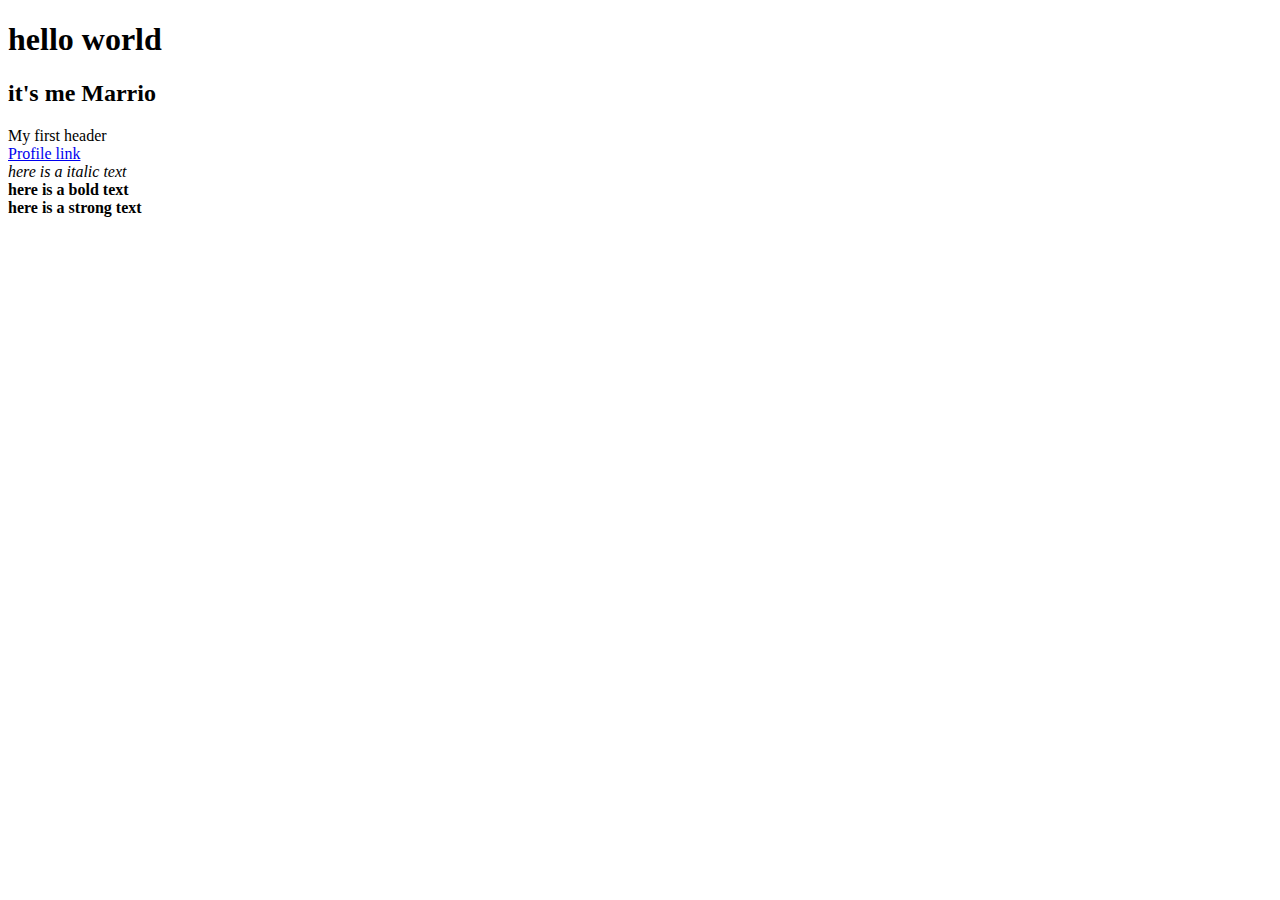
<file: chtoto.html>
<!DOCTYPE html>
<html lang="en">
<head>
    <meta charset="UTF-8">
    <meta http-equiv="X-UA-Compatible" content="IE=edge">
    <meta name="viewport" content="width=device-width, initial-scale=1.0">
    <title>Document</title>
</head>
<body>
    <h1>hello world</h1>
    <h2>it's me Marrio</h2>
    <header>My first header</header>
    <nav>
      <a href="index.html">Profile link</a>
    </nav>
    <section>
      <i>here is a italic text</i>
    </section>
    <section>
      <b>here is a bold text</b>
    </section>
    <section>
      <strong>here is a strong text</strong>
    </section>
  </body>
  
  </html>
</file>
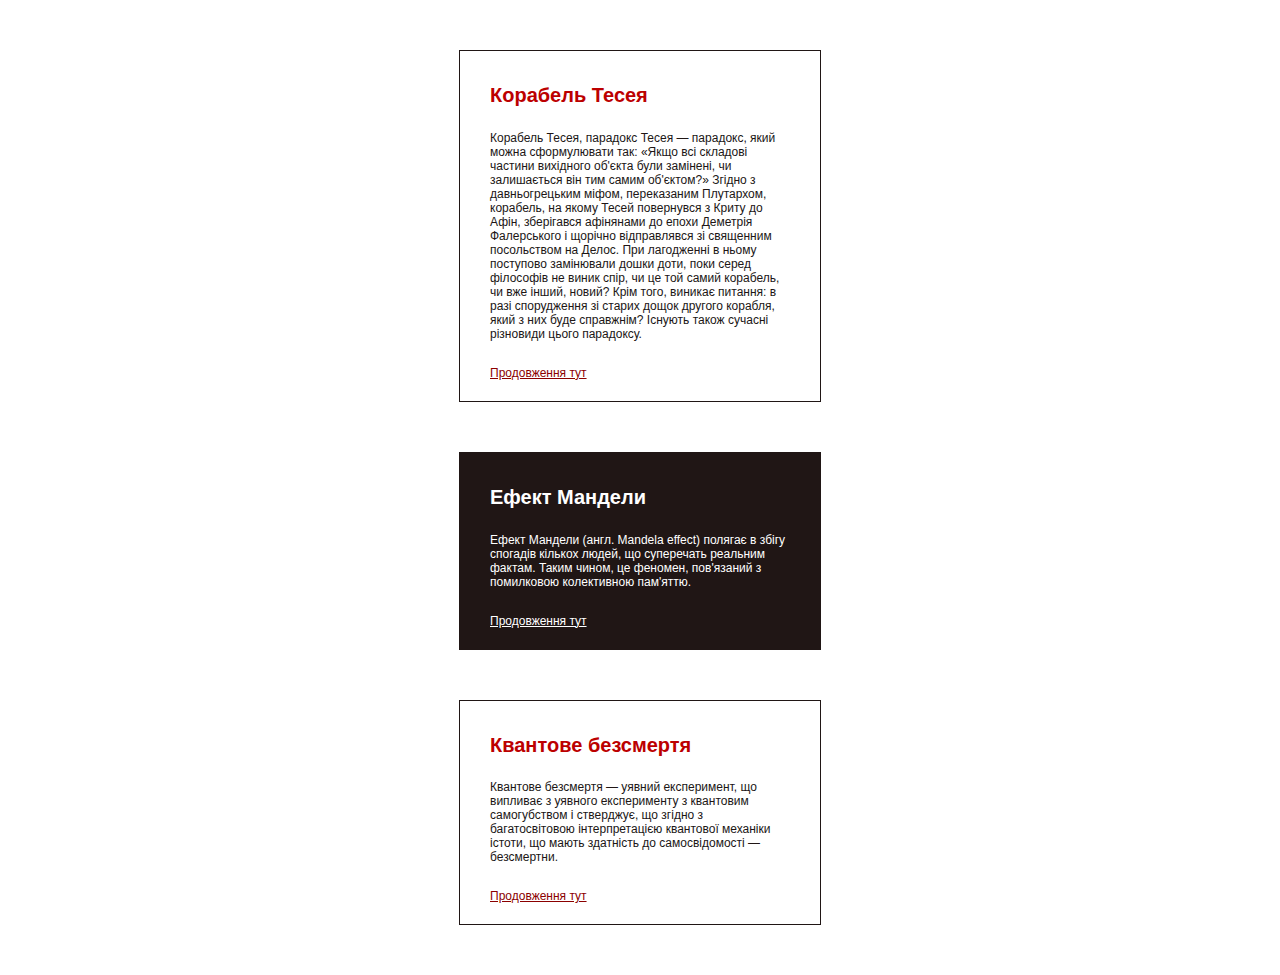
<file: DZ2/DZ2.html>
<!DOCTYPE html>
<html lang="en">
<head>
    <meta charset="UTF-8">
    <meta http-equiv="X-UA-Compatible" content="IE=edge">
    <meta name="viewport" content="width=device-width, initial-scale=1.0">
    <title>Document</title>
    <link rel="stylesheet" href="style.css">
</head>
<body>
    <div class="block-white">
        <h1>
            Корабель Тесея
        </h1>
        <p>
            Корабель Тесея, парадокс Тесея — парадокс, який можна сформулювати так: «Якщо всі складові частини вихідного об'єкта були замінені, чи залишається він тим самим об'єктом?»
Згідно з давньогрецьким міфом, переказаним Плутархом, корабель, на якому Тесей повернувся з Криту до Афін, зберігався афінянами до епохи Деметрія Фалерського і щорічно відправлявся зі священним посольством на Делос. При лагодженні в ньому поступово замінювали дошки доти, поки серед філософів не виник спір, чи це той самий корабель, чи вже інший, новий? Крім того, виникає питання: в разі спорудження зі старих дощок другого корабля, який з них буде справжнім?
Існують також сучасні різновиди цього парадоксу.
        </p>
        <a href="https://uk.wikipedia.org/wiki/%D0%9A%D0%BE%D1%80%D0%B0%D0%B1%D0%B5%D0%BB%D1%8C_%D0%A2%D0%B5%D1%81%D0%B5%D1%8F">Продовження тут</a>
    </div>
    <div class="block-black">
        <h1>
            Ефект Мандели
        </h1>
        <p>
            Ефект Мандели (англ. Mandela effect) полягає в збігу спогадів кількох людей, що суперечать реальним фактам. Таким чином, це феномен, пов'язаний з помилковою колективною пам'яттю.
        </p>
        <a href="https://uk.wikipedia.org/wiki/%D0%95%D1%84%D0%B5%D0%BA%D1%82_%D0%9C%D0%B0%D0%BD%D0%B4%D0%B5%D0%BB%D0%B8">Продовження тут</a>
    </div>
    <div class="block-white">
        <h1>
            Квантове безсмертя
        </h1>
        <p>
            Квантове безсмертя — уявний експеримент, що випливає з уявного експерименту з квантовим самогубством і стверджує, що згідно з багатосвітовою інтерпретацією квантової механіки істоти, що мають здатність до самосвідомості — безсмертни.
        </p>
        <a href="https://uk.wikipedia.org/wiki/%D0%9A%D0%B2%D0%B0%D0%BD%D1%82%D0%BE%D0%B2%D0%B5_%D0%B1%D0%B5%D0%B7%D1%81%D0%BC%D0%B5%D1%80%D1%82%D1%8F">Продовження тут</a> 
    </div>
</body>
</html>
</file>
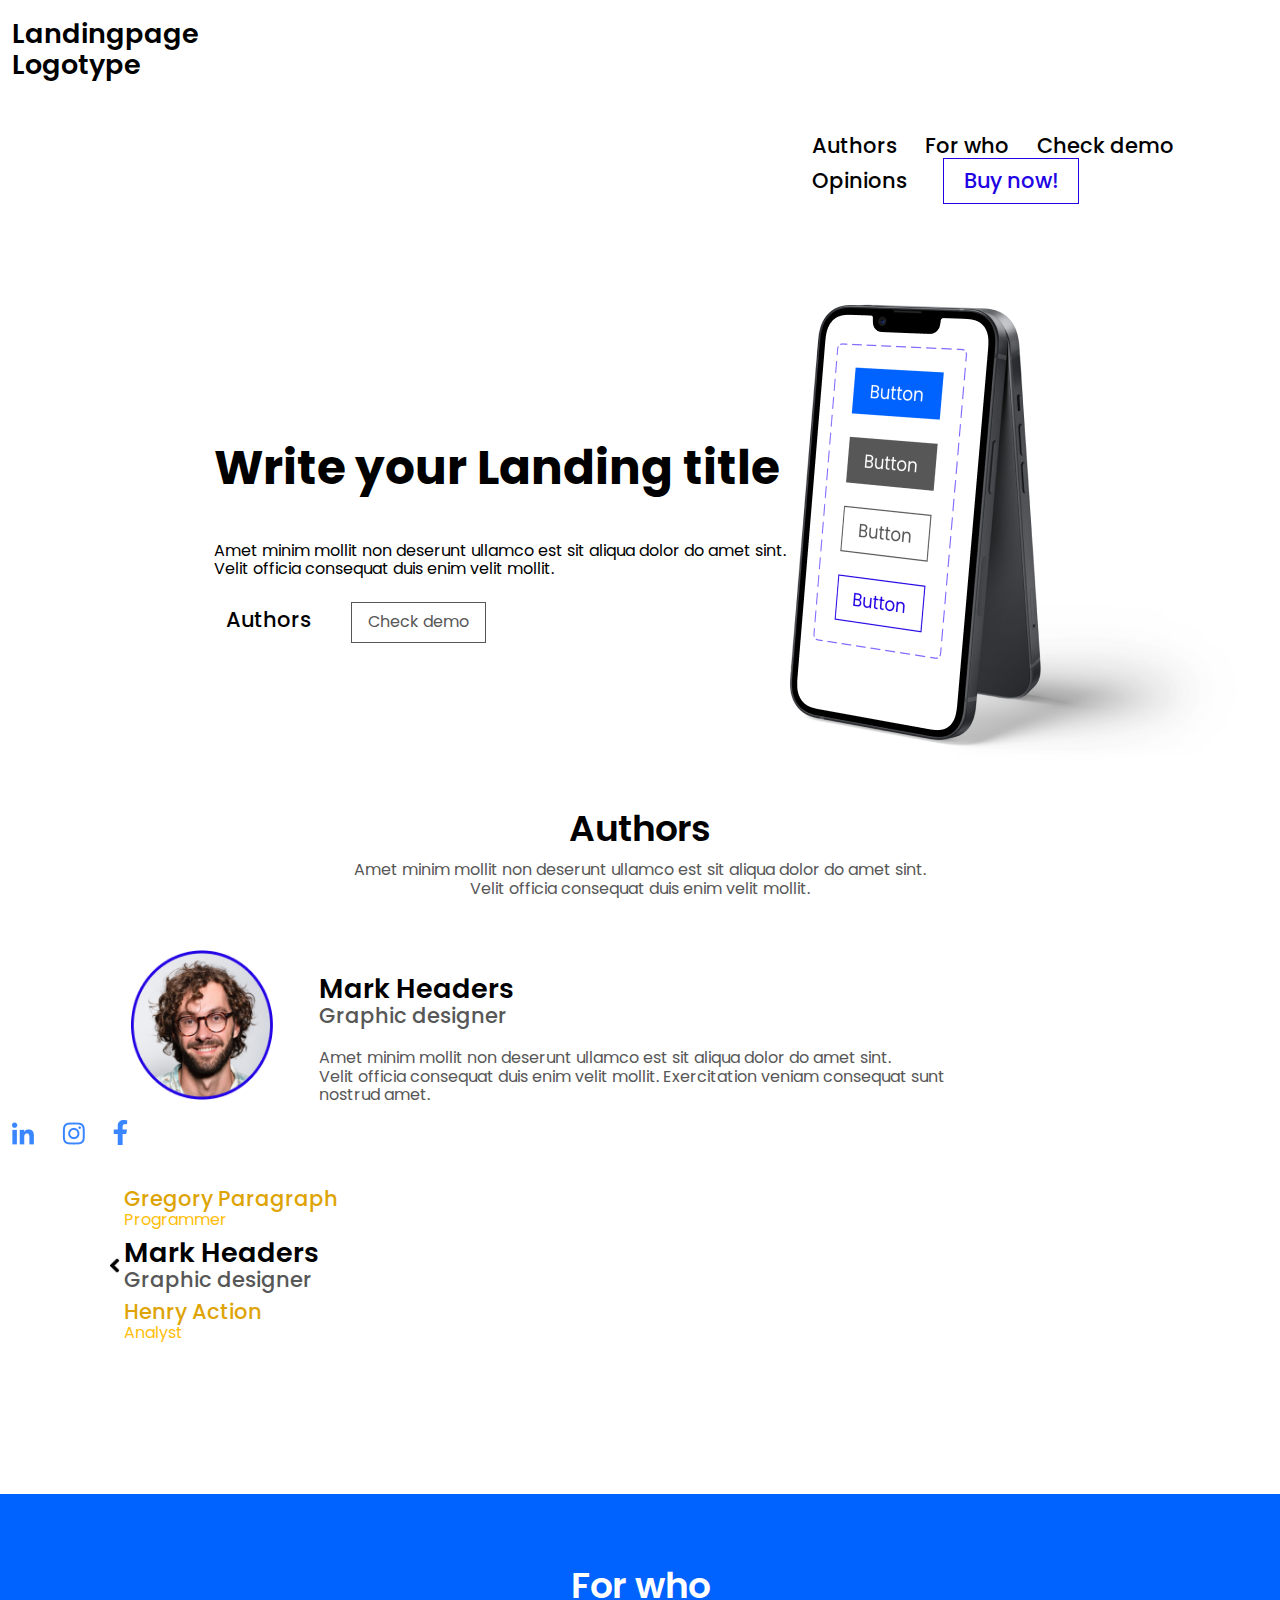
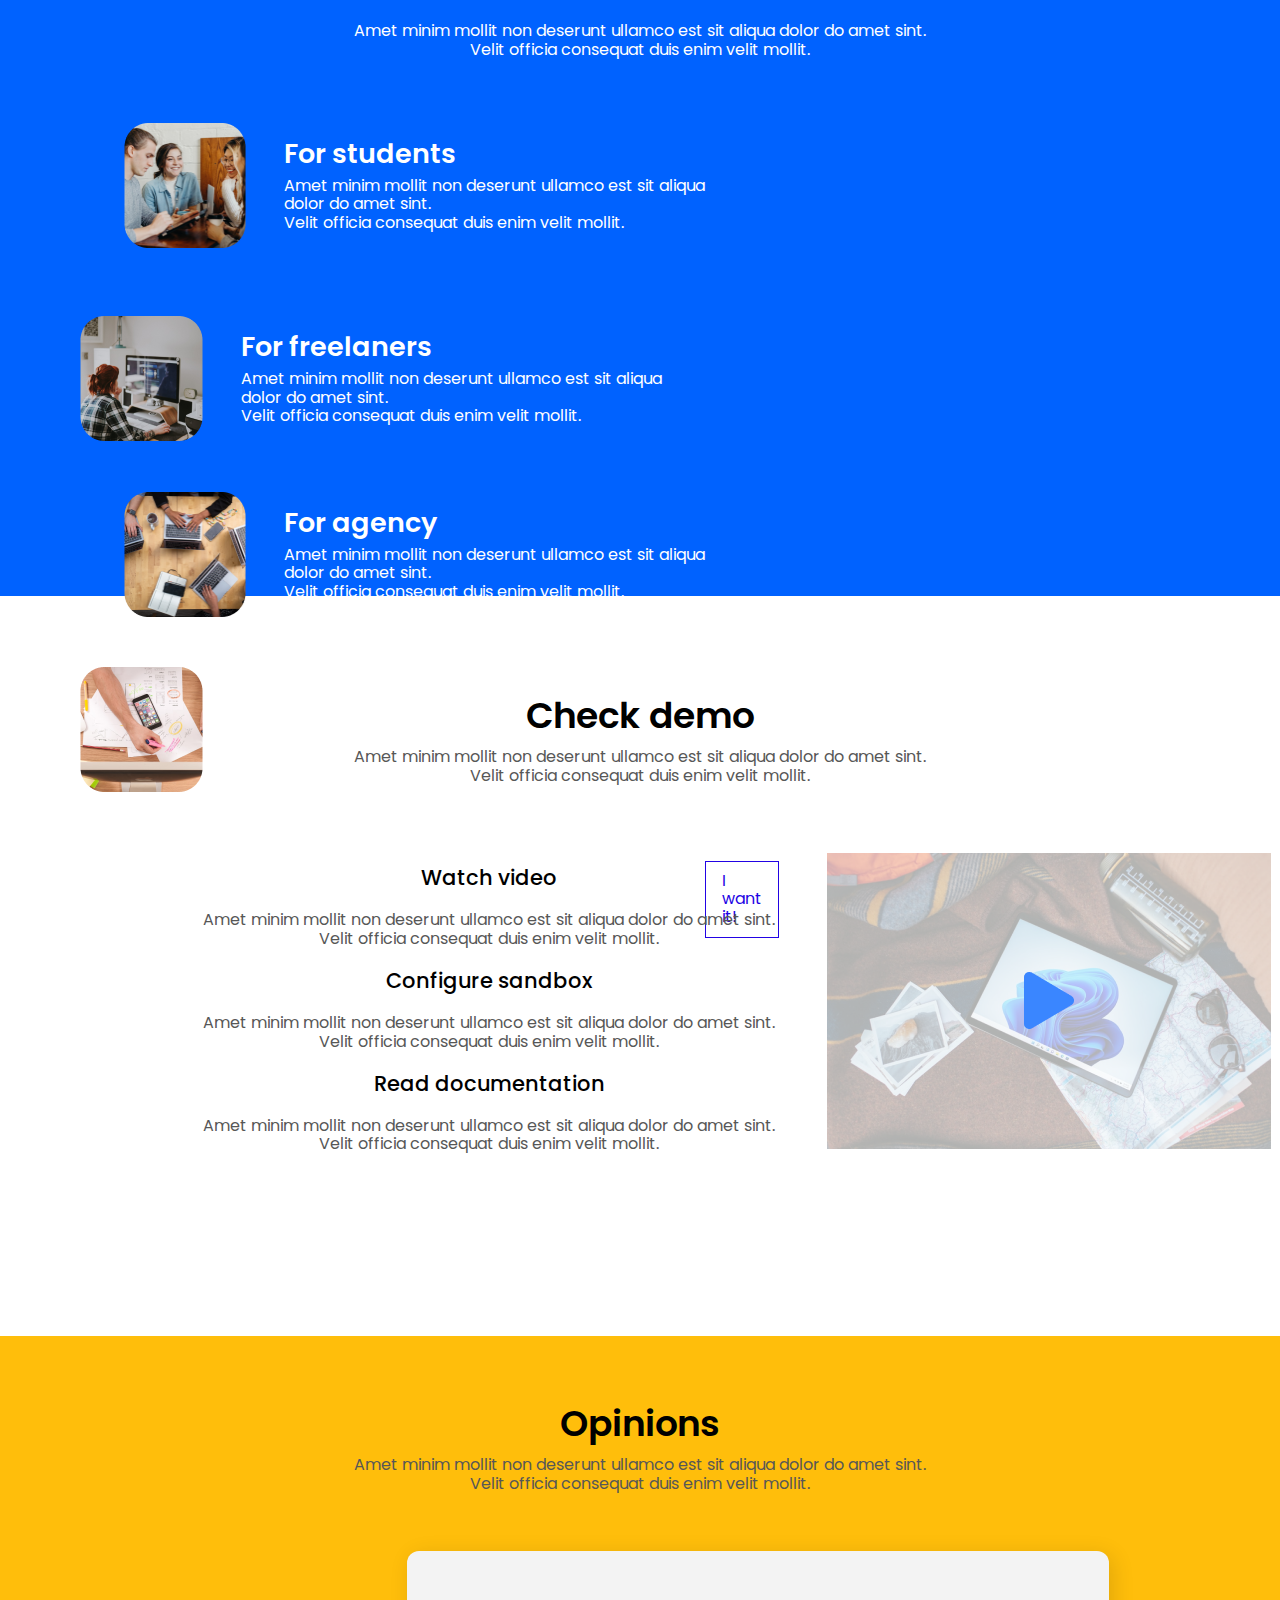
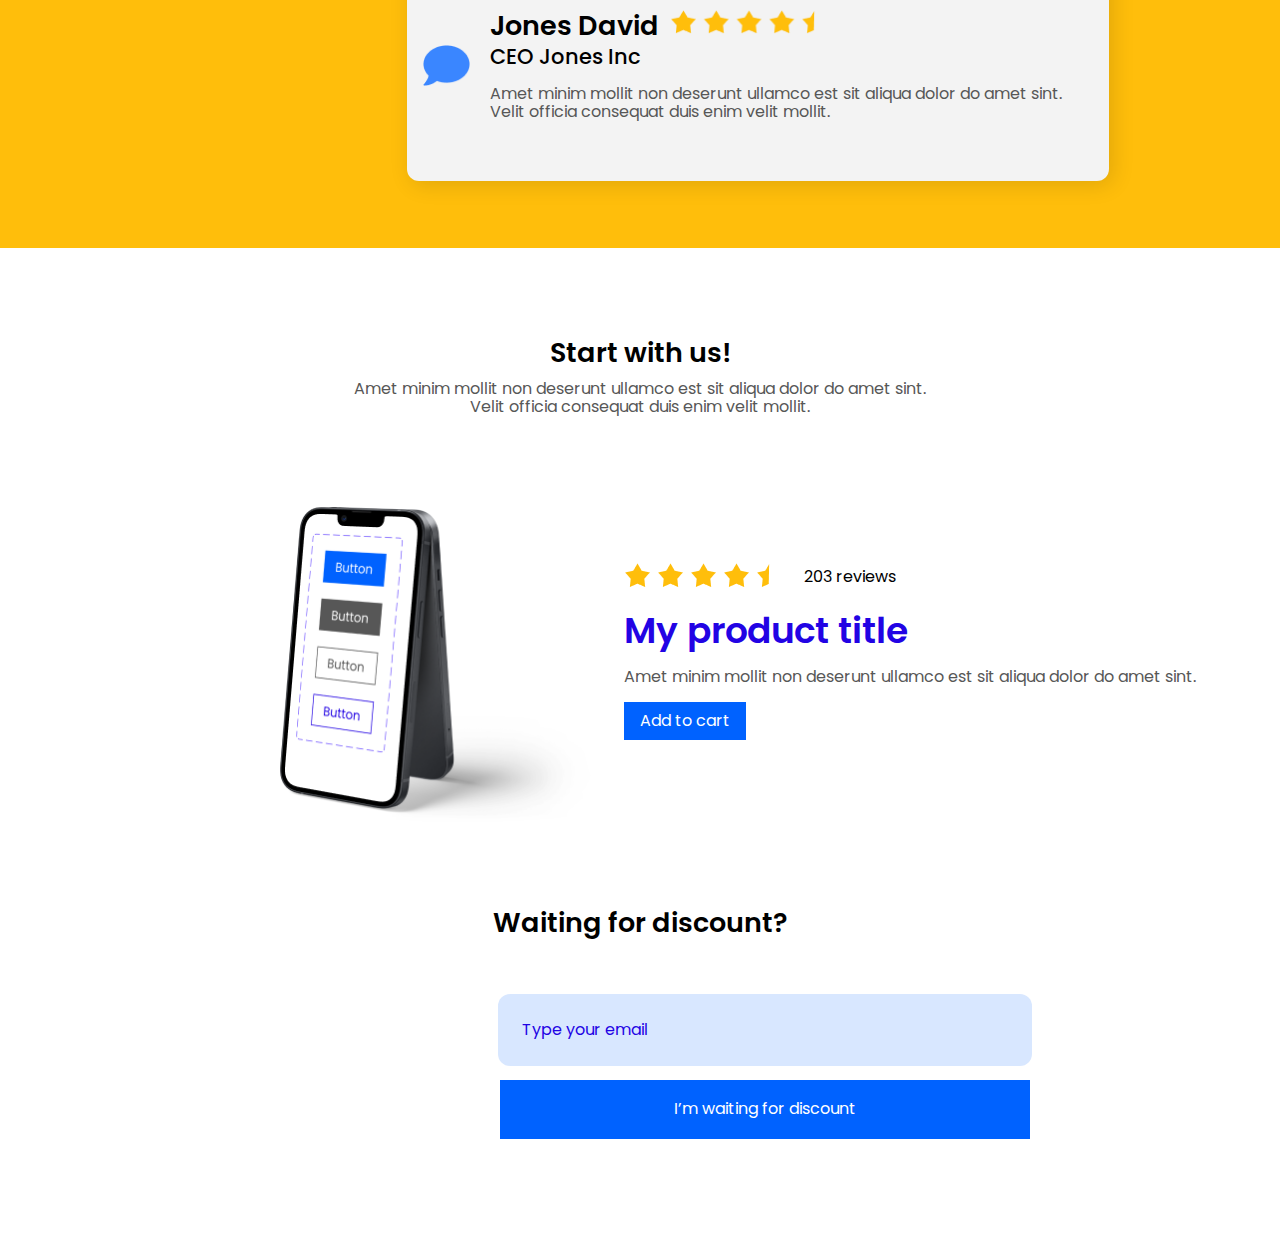
<file: DZ3/DZ3.html>
<!DOCTYPE html>
<html lang="en">
<head>
    <meta charset="UTF-8">
    <meta http-equiv="X-UA-Compatible" content="IE=edge">
    <meta name="viewport" content="width=device-width, initial-scale=1.0">
    <title>Document</title>
    <link href="https://fonts.googleapis.com/css2?family=Poppins:wght@400;500;600;700&display=swap" rel="stylesheet">
<link rel="stylesheet" href="DZ3.css">
<link rel="stylesheet" href="norm.css">
</head>
<body>
    <header>
        <h1 class="logo">
            Landingpage <br> Logotype
        </h1>
        <div class="navigation">
            <a href="#">Authors</a>
            <a href="#">For who</a>
            <a href="#">Check demo</a>
            <a href="#">Opinions</a>
            <a href="#" class="button">Buy now!</a>
        </div>
    </header>
    <section class="section1">
        <div class="block1">
            <div class="landing">
                <p class="title">Write your Landing title </p>
                <p id="text">Amet minim mollit non deserunt ullamco est sit aliqua dolor do amet sint.
                    <br>Velit officia consequat duis enim velit mollit.</p>
                    <a href="#" class="Button2">Authors</a>
                    <a href="#" class="button3">Check demo</a>
            </div>
            <img class="Photo1" src="/DZ3/img/iPhone13.png" alt="iPhone13">
        </div>
    </section>
    
    <section>
        <div>
            <p class="h_Authors">Authors</p>
            <p class="authors_text">Amet minim mollit non deserunt ullamco est sit aliqua dolor do amet sint. 
                <br>Velit officia consequat duis enim velit mollit. </p>
        </div>
        <div>
            <img class="frame11" src="/DZ3/img/Frame11.png" alt="frame11">
            <div class="description">
                <p class="name">Mark Headers</p>
                <p class ="job">Graphic designer</p>
                <p id="text1">Amet minim mollit non deserunt ullamco est sit aliqua dolor do amet sint. 
                    <br>Velit officia consequat duis enim velit mollit. Exercitation veniam consequat sunt 
                    <br>nostrud amet.</p>
            </div>
            <div class="shere">
                <a href="#"><img class="social" src="/DZ3/img/in.png" alt="linkedin"></a>
                <a href="#"><img class="social" src="/DZ3/img/insta.png" alt="instagram"></a>
                <a href="#"><img class="social" src="/DZ3/img/facebook.png" alt="facebook"></a>
            </div>
            <img class="vector" src="/DZ3/img/Vector.png" alt="vector">
            <div class="option">
                <p class="name2">Gregory Paragraph</p>
                <p class="job2">Programmer</p>
                <p id="name">Mark Headers</p>
                <p id="job">Graphic designer</p>
                <p class="name2">Henry Action</p>
                <p class="job2">Analyst</p>
            </div>
        </div>
    </section>
    <section class="section3">
        <div>
            <p class="for_who">For who</p>
            <p class="for_who_text">Amet minim mollit non deserunt ullamco est sit aliqua dolor do amet sint. 
                <br>Velit officia consequat duis enim velit mollit. </p>
        </div>

        <div class="block1">
            <img class="photo_students" src="/DZ3/img/students.png" alt="students">
            <div class="for">
                <p class="h_for"> For students</p>
                <p class="for_text">Amet minim mollit non deserunt ullamco est sit aliqua <br>dolor do amet sint. 
                    <br>Velit officia consequat duis enim velit mollit. </p>
            </div>
        </div>

        <div class="block1">
            <img class="photo_freelaners" src="/DZ3/img/freelaners.png" alt="freelaners">
            <div class="for">
                <p class="h_for">For freelaners</p>
            <p class="for_text">Amet minim mollit non deserunt ullamco est sit aliqua <br>dolor do amet sint. 
                <br>Velit officia consequat duis enim velit mollit. </p>
            </div>
        </div>

        <div class="block2">
            <img class="photo_students" src="/DZ3/img/agency.png" alt="agency">
        <div class="for">
            <p class="h_for">For agency</p>
            <p class="for_text">Amet minim mollit non deserunt ullamco est sit aliqua <br>dolor do amet sint. 
                <br>Velit officia consequat duis enim velit mollit. </p>
        </div>
        </div>

        <div class="block2">
            <img class="photo_freelaners" src="/DZ3/img/marketers.png" alt="marketers">
            <div class="for">
                <p class="h_for">For marketers</p>
            <p class="for_text">Amet minim mollit non deserunt ullamco est sit aliqua <br>dolor do amet sint. 
                <br>Velit officia consequat duis enim velit mollit. </p>
            </div>
        </div>
        <div>
            <a href="#" class="button4">I want it!</a>
        </div>
    </section>

    <section class="section4">
        <div>
            <p class="check_demo">Check demo</p>
            <p class="check_demo_text">Amet minim mollit non deserunt ullamco est sit aliqua dolor do amet sint. 
                <br>Velit officia consequat duis enim velit mollit. </p>
        </div>
        <div class="block4">
            <p class="section4_h">Watch video</p>
            <p class="section4_text">Amet minim mollit non deserunt ullamco est sit aliqua dolor do amet sint. 
                <br>Velit officia consequat duis enim velit mollit. </p>
            <p class="section4_h">Configure sandbox</p>
            <p class="section4_text">Amet minim mollit non deserunt ullamco est sit aliqua dolor do amet sint. 
                <br>Velit officia consequat duis enim velit mollit.</p>
            <p class="section4_h">Read documentation</p>
            <p class="section4_text">Amet minim mollit non deserunt ullamco est sit aliqua dolor do amet sint. 
                <br>Velit officia consequat duis enim velit mollit.</p>
        </div>
        <div class="photo_video">
            <img src="/DZ3/img/video.png" alt="video">
        </div>
    </section> 

    <section class="section5">
        <div>
            <p class="opinions">Opinions</p>
            <p class="check_demo_text">Amet minim mollit non deserunt ullamco est sit aliqua dolor do amet sint. 
                <br>Velit officia consequat duis enim velit mollit. </p>
        <div class="work_block">
            <img class="message_image" src="/DZ3/img/message.png" alt="message">
            <div class="block8"><p class="work_block_h">Jones David</p>
            <img class="stars" src="/DZ3/img/stars.png" alt="stars">
            <p class="work_block_h2">CEO Jones Inc</p>
            <p class="work_block_text">Amet minim mollit non deserunt ullamco est sit aliqua dolor do amet sint.
                <br>Velit officia consequat duis enim velit mollit. </p>
            </div>
        </div>
        </div>
    </section>
    <section class="section6">
        <div>
            <p class="start_h">Start with us!</p>
            <p class="check_demo_text">Amet minim mollit non deserunt ullamco est sit aliqua dolor do amet sint. 
                <br>Velit officia consequat duis enim velit mollit. </p>
        </div>
        <div class="block9">
            <img class="iphone14" src="/DZ3/img/iPhone14.png" alt="iphone14">
            <div class="section6_text">
                <img class="stars2" src="/DZ3/img/stars.png" alt="stars">
                <p class="reviews">203 reviews</p>
                <p class="product_h">My product title</p>
                <p class="product_text">Amet minim mollit non deserunt ullamco est sit aliqua dolor do amet sint.</p>
                <a href="#" class="button7">Add to cart</a>
                
            </div>
        </div>

        <div>
            <p class="question">Waiting for discount?</p>
            <form>
                <input type="email" id="email" placeholder="Type your email">
            </form>
            <a href="#" class="button8">I’m waiting for discount</a>
        </div>
    </section>
</body>
</html>
</file>
<file: DZ2/style.css>
h1{
    color: #bc0000;
    font-size: 20px;
    font-family: 'Roboto', sans-serif;
}
p{
    color: rgb(32, 22, 21);
    font-family: 'Roboto', sans-serif;
    font-size: 12px;
    padding-top: 10px;
    padding-bottom: 10px;
}
a{
    font-size: 12px;
    font-family: 'Roboto', sans-serif;
    color: #8b0000;
}
div{
    width: 300px;
    margin: 50px auto;
    border: 1px solid rgb(32, 22, 21);
    padding: 20px 30px;
}
.block-black {
    background-color:rgb(32, 22, 21);
}
.block-black *{
    color: white;
}
</file>
<file: DZ3/DZ3.css>
.logo {
    width: 5px;
    margin-left: 12px;
    font-size: 27px;
    font-family: 'Poppins';
    font-style: normal;
    font-weight: 600;
    display: inline-block; 
}  

.navigation {
    display: inline-block;
    margin-left: 800px;
    margin-top: 35.5px;
    margin-bottom: 35.5px;
    margin-right: 12px;
} 

a {
    color: black;
    text-decoration: none;
    font-family: 'Poppins';
    font-style: normal;
    font-weight: 500;
    font-size: 21px;
    flex-direction: row;
    align-items: center;
    padding: 0px;
    gap: 32px;
    margin: 0 12px;
    display: inline-block; 
}

.button {
    border: 1px solid #2203E4;
    font-size: 21px;
    color: #2203E4;
    padding: 10px 20px;
    margin-right: 12px;
    margin-left: 20px;
}

.block1 {
    display: inline-block; 
    vertical-align: top;
}

.landing {
    display: inline-block; 
    padding-top: 90px;
    padding-bottom: 0px;
    padding-left: 10px; 
    vertical-align: top;
    margin-left: 204px;
}
.photo1 {
    display: inline-block;
    width: 470.54px;
    height: 462.38px;
    margin-left: 90px;
    vertical-align: top;
    margin-bottom: 132px;
}  

.photo1 {
    display: inline-block;
    width: 470.54px;
    height: 462.38px;
    margin-left: 95px;
} 
.title {
    font-family: 'Poppins';
    font-style: normal;
    font-weight: 700;
    font-size: 47px;
    color:black;
} 

#text {
    font-family: 'Poppins';
    font-style: normal;
    font-weight: 400;
    font-size: 16px;
    color: black;
    margin: 0; 
}

.button2 {
    color: white;
    background-color: #0062FF;
    border: 1px solid #0062FF;
    padding: 10px 16px;
    font-family: 'Poppins';
    font-style: normal;
    font-weight: 400;
    font-size: 16px;
    margin: 24px 0;
}

.button3 {
    border: 1px solid #575757;
    font-family: 'Poppins';
    font-style: normal;
    font-weight: 400;
    font-size: 16px;
    color: #575757;
    margin: 24px 24px;
    padding: 10px 16px;
}

.h_Authors {
    font-family: 'Poppins';
    font-style: normal;
    font-weight: 600;
    font-size: 36px;
    color:black;
    text-align: center;
    margin-bottom: 0px;
}

.authors_text {
    font-family: 'Poppins';
    font-style: normal;
    font-weight: 400;
    font-size: 16px;
    color: #575757;
    text-align: center;
    margin-top: 12px;
}

.frame11 {
    margin-left: 131px;
    margin-top: 36px;
    display: inline-block;
    width: 150px;
    height: 150px;
}

.description {
    display: inline-block;
    margin-top: 0;
}

.name {
    font-family: 'Poppins';
    font-style: normal;
    font-weight: 600;
    font-size: 27px;
    color: #000000;
    margin-bottom: 0px;
    margin-left: 34px;
}

.job {
    font-family: 'Poppins';
    font-style: normal;
    font-weight: 500;
    font-size: 21px;
    color: #575757;
    margin-top: 0px;
    margin-left: 34px;
}

#text1 {
    margin-left: 34px;
    font-family: 'Poppins';
    font-style: normal;
    font-weight: 400;
    font-size: 16px;
    color: #575757;
}

.option {
    display: inline-block;
    margin-top: 36px;
    /* margin-left: 112px; */
}

.name2 {
    font-family: 'Poppins';
    font-style: normal;
    font-weight: 500;
    font-size: 21px;
    color: #DEA405;
    margin-bottom: 0;
    margin-top: 0px;
}

.job2 {
    margin-top: 0;
    font-family: 'Poppins';
    font-style: normal;
    font-weight: 400;
    font-size: 16px;
    color: #FFBE0B;
    margin-bottom: 8px;
}

#name {
    font-family: 'Poppins';
    font-style: normal;
    font-weight: 600;
    font-size: 27px;
    color: #000000;
    margin-bottom: 0;
    margin-top: 0px;
}

#job {
    margin-top: 0;
    font-family: 'Poppins';
    font-style: normal;
    font-weight: 500;
    font-size: 21px;
    color: #575757;
    margin-bottom: 8px;
}

.vector {
    display: inline-block;
    width: 10.09px;
    height: 15.63px;
    margin-left: 110px;
    margin-bottom: 65px;
} 

 .share {
    margin-left: 24px;
}

.section3 {
    background-color: #0062FF;
    width: 100%;
    height: 702px;
    margin-top: 143px;
}

.for_who {
    font-family: 'Poppins';
    font-style: normal;
    font-weight: 600;
    font-size: 36px;
    color: #FFFFFF;
    padding-top: 71px;
    text-align: center;
    margin-bottom: 0;
   
}

.for_who_text {
    font-family: 'Poppins';
    font-style: normal;
    font-weight: 400;
    font-size: 16px;
    color: #FFFFFF;
    margin-top: 16px;
    text-align: center;
    margin-bottom: 0;
}

.block1 {
    display: inline-block;
    margin-top: 64px;
}

.photo_students {
    width: 122px;
    height: 125px;
    margin-left: 123.5px;
    display: inline-block;
}

.h_for {
    font-family: 'Poppins';
    font-style: normal;
    font-weight: 600;
    font-size: 27px;
    color: #FFFFFF;
    margin-left: 34px;
    margin-top: 15px;
    margin-bottom: 0px;
}

.for_text {
    font-family: 'Poppins';
    font-style: normal;
    font-weight: 400;
    font-size: 16px;
    color: #FFFFFF;
    margin-left: 34px;
    margin-top: 8px;
    
} 

.for {
    display: inline-block;
    vertical-align: top;
}

.photo_freelaners {
    margin-left: 80px;
}

.block2 {
    display: inline-block;
    margin-top: 46px;
}

.button4 {
    font-family: 'Poppins';
    font-style: normal;
    font-weight: 400;
    font-size: 16px;
    color: #2203E4;
    background-color: #FFFFFF;
    border: 1px solid #2203E4;
    padding: 10px 16px;
    margin: 64px 705px;
}

.section4 {
    width: 100%;
}

.check_demo {
    font-family: 'Poppins';
    font-style: normal;
    font-weight: 600;
    font-size: 36px;
    color:#000000;
    text-align: center;
    margin-bottom: 0;
    padding-top: 63px;
}

.check_demo_text {
    font-family: 'Poppins';
    font-style: normal;
    font-weight: 400;
    font-size: 16px;
    color: #575757;
    margin-top: 12px;
    text-align: center;
}

.section4_h {
    font-family: 'Poppins';
    font-style: normal;
    font-weight: 500;
    font-size: 21px;
    color: #000000;
    text-align: center;
}

.section4_text {
    font-family: 'Poppins';
    font-style: normal;
    font-weight: 400;
    font-size: 16px;
    color: #575757;
    text-align: center;
}

.block4 {
    padding-left: 203px;
    padding-top: 44px;
    display: inline-block;
    margin-bottom: 130px;
}

.photo_video {
    width: 444px;
    height: 296px;
    display: inline-block;
    margin-left: 48px;
}

.section5 {
    width: 100%;
    background-color: #FFBE0B;
}

.opinions {
    font-family: 'Poppins';
    font-style: normal;
    font-weight: 600;
    font-size: 36px;
    color: #000000;
    text-align: center;
    margin-bottom: 0;
    padding-top: 67px;
}

.work_block {
    width: 702px;
    height: 230px;
    background: #F3F3F3;
    box-shadow: 4px 4px 22px rgba(0, 0, 0, 0.12);
    border-radius: 12px;
    margin-top: 42px;
    margin-left: 407px;
    display: inline-block;
    margin-bottom: 67px;
}

.message_image {
    width: 47px;
    height: 41px;
    padding: 94.5px 16px;
    display: inline-block;
}

.work_block_h {
    font-family: 'Poppins';
    font-style: normal;
    font-weight: 600;
    font-size: 27px;
    color: #000000;
    display: inline-block;
    vertical-align: top;
    padding-top: 59.5px;
    margin-bottom: 3px;
    margin-top: 0px;
}

.stars {
    width: 158px;
    height: 26px;
    display: inline-block;
    vertical-align: top;
    padding-top: 59.5px;
    margin-left: 7px;
}

.work_block_h2 {
    font-family: 'Poppins';
    font-style: normal;
    font-weight: 500;
    font-size: 21px;
    color:#000000;
    margin-top: 0;
    margin-bottom: 0px;
}

.block8 {
    display: inline-block;
    vertical-align: top;
}

.work_block_text {
    font-family: 'Poppins';
    font-style: normal;
    font-weight: 400;
    font-size: 16px;
    color: #575757;
    margin-top: 16px;
}

.start_h{
    font-family: 'Poppins';
    font-style: normal;
    font-weight: 600;
    font-size: 27px;
    color: #000000;
    text-align: center;
    margin-top: 89px;
    margin-bottom: 0px;
}

.block9 {
    display: inline-block;
    vertical-align: top;
}

.iphone14 {
    width: 327.05px;
    height: 321.38px;
    display: inline-block;
    margin-left: 280px;
    margin-top: 74px;
    margin-bottom: 74px;
}

.product_h {
    font-family: 'Poppins';
    font-style: normal;
    font-weight: 600;
    font-size: 36px;
    color: #2203E4;
    margin-bottom: 0;
    margin-top: 0px;
}

.product_text {
    font-family: 'Poppins';
    font-style: normal;
    font-weight: 400;
    font-size: 16px;
    color: #575757;
    margin-top: 16px;
    margin-bottom: 0;
}

.button7 {
    font-family: 'Poppins';
    font-style: normal;
    font-weight: 400;
    font-size: 16px;
    color: #FFFFFF;
    text-align: center;
    background-color: #0062FF;
    padding: 10px 16px;
    margin-top: 16px;
    margin-left: 0px;
}

.section6_text {
    display: inline-block;
    vertical-align: top;
    margin-left: 13px;
}

.stars2 {
    margin-top: 130px;
    margin-bottom: 16px;
}

.reviews {
    display: inline-block;
    vertical-align: top;
    font-family: 'Poppins';
    font-style: normal;
    font-weight: 400;
    font-size: 16px;
    color: #000000;
    margin-left: 17px;
    margin-top: 135.5px;
}

.question {
    font-family: 'Poppins';
    font-style: normal;
    font-weight: 600;
    font-size: 27px;
    color: #000000;
    margin-top: 0;
    text-align: center;
    margin-bottom: 28px;
}

#email {
    font-family: 'Poppins';
    font-style: normal;
    font-weight: 400;
    font-size: 16px;
    background-color: rgba(58, 134, 255, 0.2);
    border-radius: 12px;
    width: 508px;
    height: 70px;
    padding-left: 24px;
    margin-left: 498px;
    margin-top: 28px;
    border: 0;
}

::placeholder {
    color: #2203E4;
}

.button8 {
    width: 530px;
    height: 39px;
    background-color: #0062FF;
    color: #FFFFFF;
    font-family: 'Poppins';
    font-style: normal;
    font-weight: 400;
    font-size: 16px;
    text-align: center;
    margin-top: 14px;
    margin-bottom: 107.62px;
    margin-left: 500px;
    padding-top: 20px;
}
</file>
<file: DZ3/norm.css>
/*! normalize.css v8.0.1 | MIT License | github.com/necolas/normalize.css */

/* Document
   ========================================================================== */

/**
 * 1. Correct the line height in all browsers.
 * 2. Prevent adjustments of font size after orientation changes in iOS.
 */

 html {
    line-height: 1.15; /* 1 */
    -webkit-text-size-adjust: 100%; /* 2 */
  }
  
  /* Sections
     ========================================================================== */
  
  /**
   * Remove the margin in all browsers.
   */
  
  body {
    margin: 0;
  }
  
  /**
   * Render the `main` element consistently in IE.
   */
  
  main {
    display: block;
  }
  
  /**
   * Correct the font size and margin on `h1` elements within `section` and
   * `article` contexts in Chrome, Firefox, and Safari.
   */
  
  h1 {
    font-size: 2em;
    margin: 0.67em 0;
  }
  
  /* Grouping content
     ========================================================================== */
  
  /**
   * 1. Add the correct box sizing in Firefox.
   * 2. Show the overflow in Edge and IE.
   */
  
  hr {
    box-sizing: content-box; /* 1 */
    height: 0; /* 1 */
    overflow: visible; /* 2 */
  }
  
  /**
   * 1. Correct the inheritance and scaling of font size in all browsers.
   * 2. Correct the odd `em` font sizing in all browsers.
   */
  
  pre {
    font-family: monospace, monospace; /* 1 */
    font-size: 1em; /* 2 */
  }
  
  /* Text-level semantics
     ========================================================================== */
  
  /**
   * Remove the gray background on active links in IE 10.
   */
  
  a {
    background-color: transparent;
  }
  
  /**
   * 1. Remove the bottom border in Chrome 57-
   * 2. Add the correct text decoration in Chrome, Edge, IE, Opera, and Safari.
   */
  
  abbr[title] {
    border-bottom: none; /* 1 */
    text-decoration: underline; /* 2 */
    text-decoration: underline dotted; /* 2 */
  }
  
  /**
   * Add the correct font weight in Chrome, Edge, and Safari.
   */
  
  b,
  strong {
    font-weight: bolder;
  }
  
  /**
   * 1. Correct the inheritance and scaling of font size in all browsers.
   * 2. Correct the odd `em` font sizing in all browsers.
   */
  
  code,
  kbd,
  samp {
    font-family: monospace, monospace; /* 1 */
    font-size: 1em; /* 2 */
  }
  
  /**
   * Add the correct font size in all browsers.
   */
  
  small {
    font-size: 80%;
  }
  
  /**
   * Prevent `sub` and `sup` elements from affecting the line height in
   * all browsers.
   */
  
  sub,
  sup {
    font-size: 75%;
    line-height: 0;
    position: relative;
    vertical-align: baseline;
  }
  
  sub {
    bottom: -0.25em;
  }
  
  sup {
    top: -0.5em;
  }
  
  /* Embedded content
     ========================================================================== */
  
  /**
   * Remove the border on images inside links in IE 10.
   */
  
  img {
    border-style: none;
  }
  
  /* Forms
     ========================================================================== */
  
  /**
   * 1. Change the font styles in all browsers.
   * 2. Remove the margin in Firefox and Safari.
   */
  
  button,
  input,
  optgroup,
  select,
  textarea {
    font-family: inherit; /* 1 */
    font-size: 100%; /* 1 */
    line-height: 1.15; /* 1 */
    margin: 0; /* 2 */
  }
  
  /**
   * Show the overflow in IE.
   * 1. Show the overflow in Edge.
   */
  
  button,
  input { /* 1 */
    overflow: visible;
  }
  
  /**
   * Remove the inheritance of text transform in Edge, Firefox, and IE.
   * 1. Remove the inheritance of text transform in Firefox.
   */
  
  button,
  select { /* 1 */
    text-transform: none;
  }
  
  /**
   * Correct the inability to style clickable types in iOS and Safari.
   */
  
  button,
  [type="button"],
  [type="reset"],
  [type="submit"] {
    -webkit-appearance: button;
  }
  
  /**
   * Remove the inner border and padding in Firefox.
   */
  
  button::-moz-focus-inner,
  [type="button"]::-moz-focus-inner,
  [type="reset"]::-moz-focus-inner,
  [type="submit"]::-moz-focus-inner {
    border-style: none;
    padding: 0;
  }
  
  /**
   * Restore the focus styles unset by the previous rule.
   */
  
  button:-moz-focusring,
  [type="button"]:-moz-focusring,
  [type="reset"]:-moz-focusring,
  [type="submit"]:-moz-focusring {
    outline: 1px dotted ButtonText;
  }
  
  /**
   * Correct the padding in Firefox.
   */
  
  fieldset {
    padding: 0.35em 0.75em 0.625em;
  }
  
  /**
   * 1. Correct the text wrapping in Edge and IE.
   * 2. Correct the color inheritance from `fieldset` elements in IE.
   * 3. Remove the padding so developers are not caught out when they zero out
   *    `fieldset` elements in all browsers.
   */
  
  legend {
    box-sizing: border-box; /* 1 */
    color: inherit; /* 2 */
    display: table; /* 1 */
    max-width: 100%; /* 1 */
    padding: 0; /* 3 */
    white-space: normal; /* 1 */
  }
  
  /**
   * Add the correct vertical alignment in Chrome, Firefox, and Opera.
   */
  
  progress {
    vertical-align: baseline;
  }
  
  /**
   * Remove the default vertical scrollbar in IE 10+.
   */
  
  textarea {
    overflow: auto;
  }
  
  /**
   * 1. Add the correct box sizing in IE 10.
   * 2. Remove the padding in IE 10.
   */
  
  [type="checkbox"],
  [type="radio"] {
    box-sizing: border-box; /* 1 */
    padding: 0; /* 2 */
  }
  
  /**
   * Correct the cursor style of increment and decrement buttons in Chrome.
   */
  
  [type="number"]::-webkit-inner-spin-button,
  [type="number"]::-webkit-outer-spin-button {
    height: auto;
  }
  
  /**
   * 1. Correct the odd appearance in Chrome and Safari.
   * 2. Correct the outline style in Safari.
   */
  
  [type="search"] {
    -webkit-appearance: textfield; /* 1 */
    outline-offset: -2px; /* 2 */
  }
  
  /**
   * Remove the inner padding in Chrome and Safari on macOS.
   */
  
  [type="search"]::-webkit-search-decoration {
    -webkit-appearance: none;
  }
  
  /**
   * 1. Correct the inability to style clickable types in iOS and Safari.
   * 2. Change font properties to `inherit` in Safari.
   */
  
  ::-webkit-file-upload-button {
    -webkit-appearance: button; /* 1 */
    font: inherit; /* 2 */
  }
  
  /* Interactive
     ========================================================================== */
  
  /*
   * Add the correct display in Edge, IE 10+, and Firefox.
   */
  
  details {
    display: block;
  }
  
  /*
   * Add the correct display in all browsers.
   */
  
  summary {
    display: list-item;
  }
  
  /* Misc
     ========================================================================== */
  
  /**
   * Add the correct display in IE 10+.
   */
  
  template {
    display: none;
  }
  
  /**
   * Add the correct display in IE 10.
   */
  
  [hidden] {
    display: none;
  }
</file>
